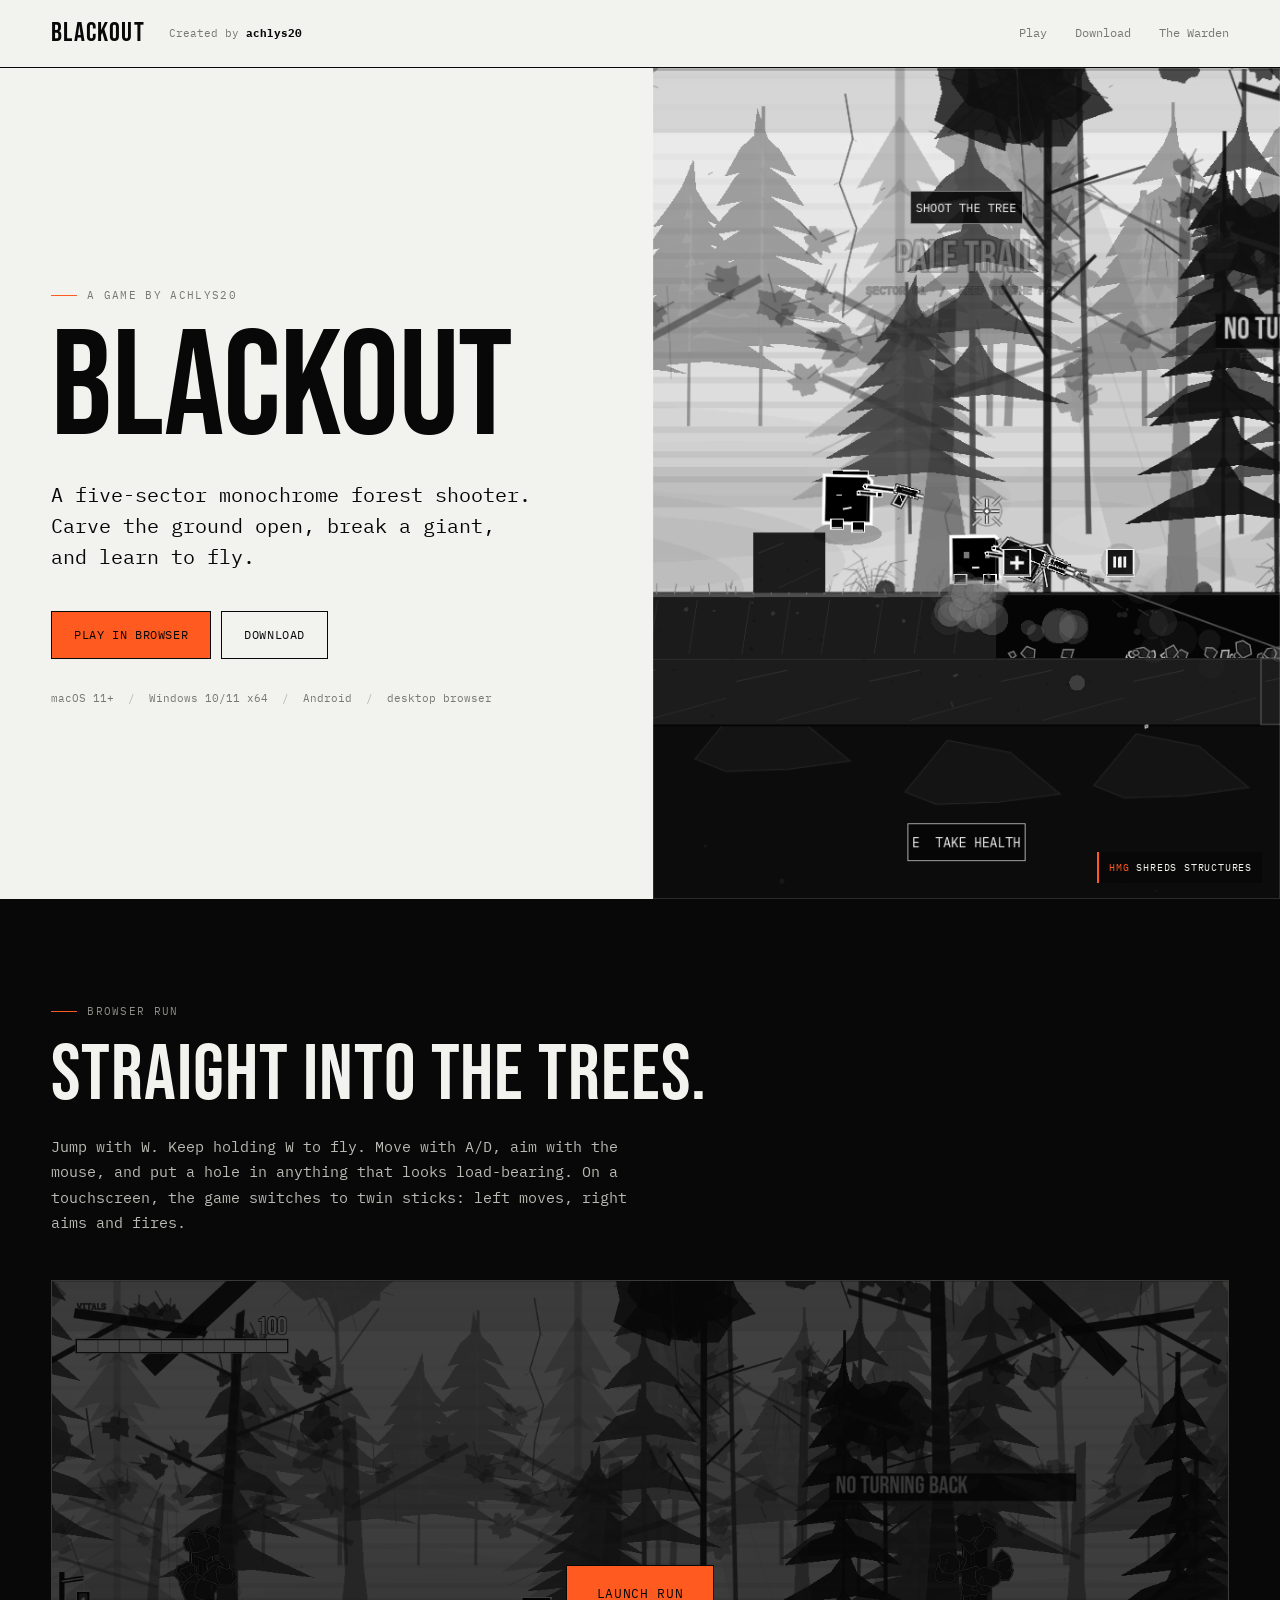
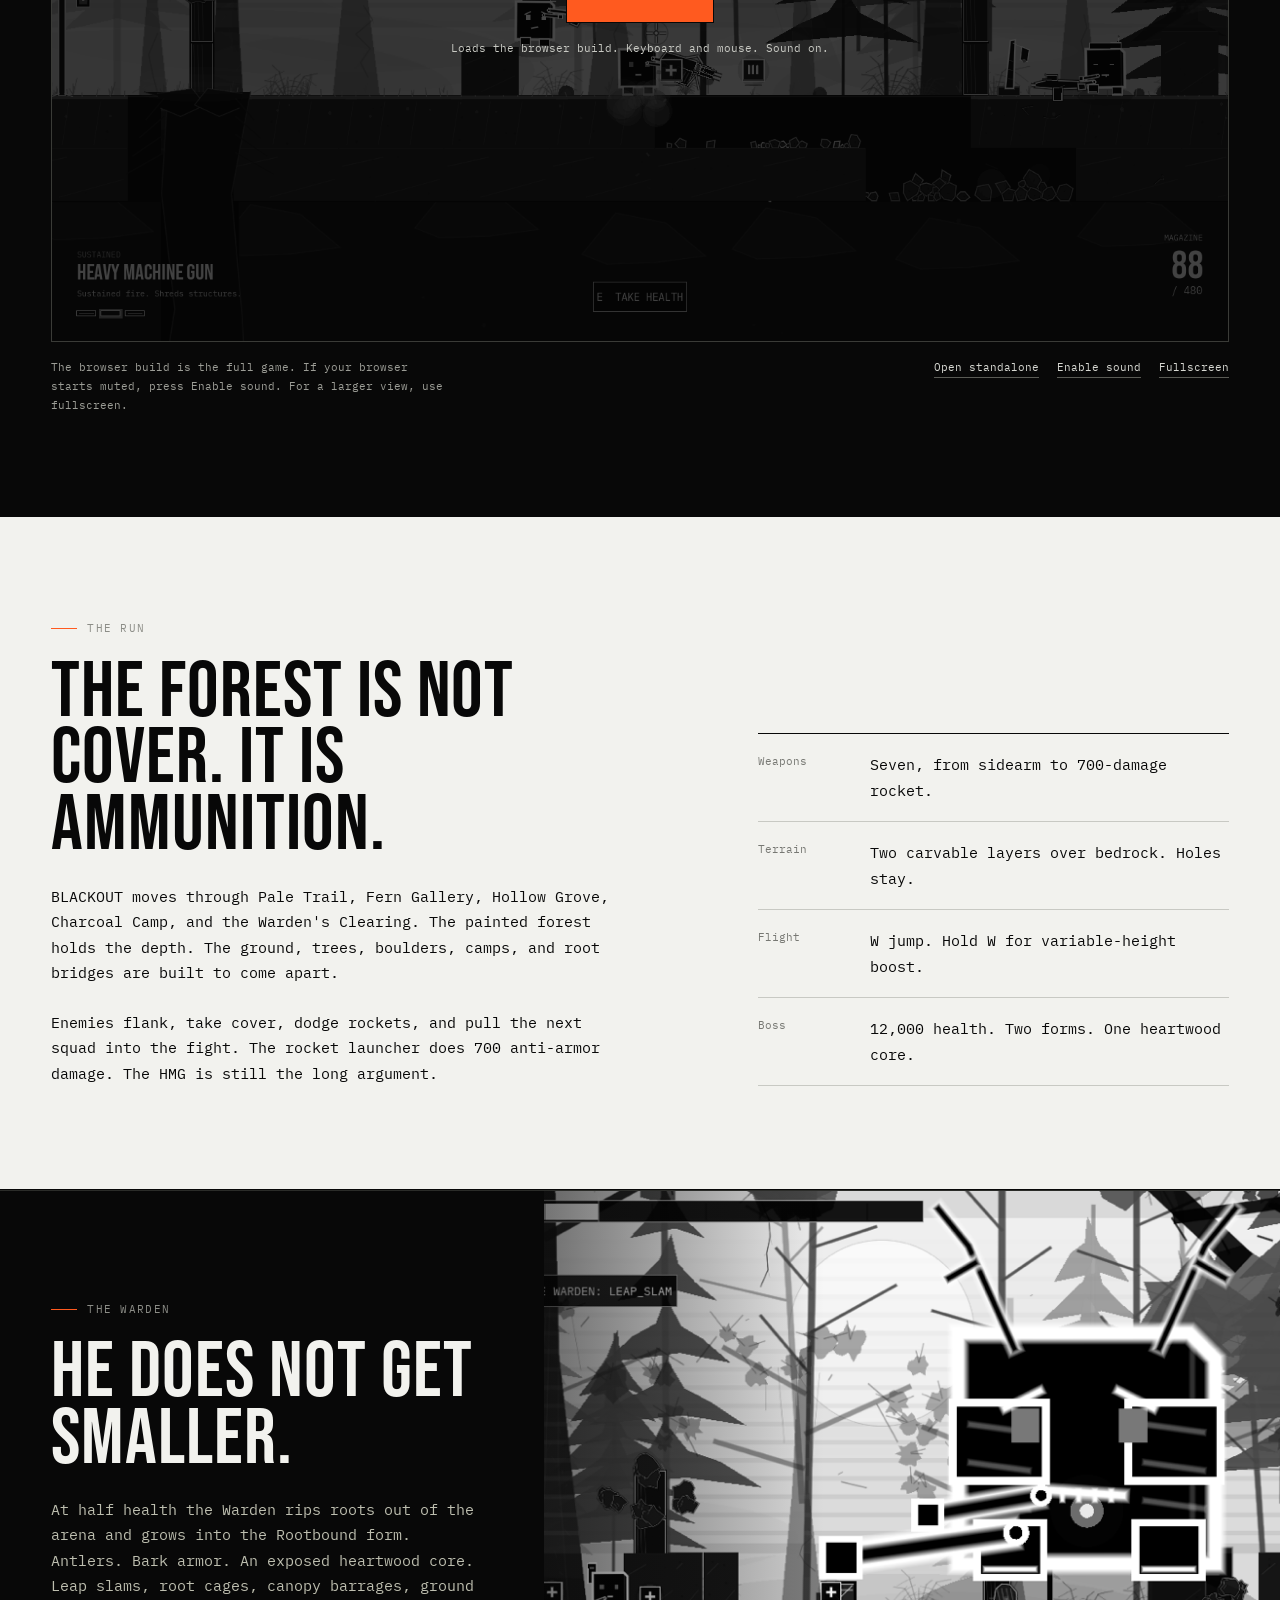
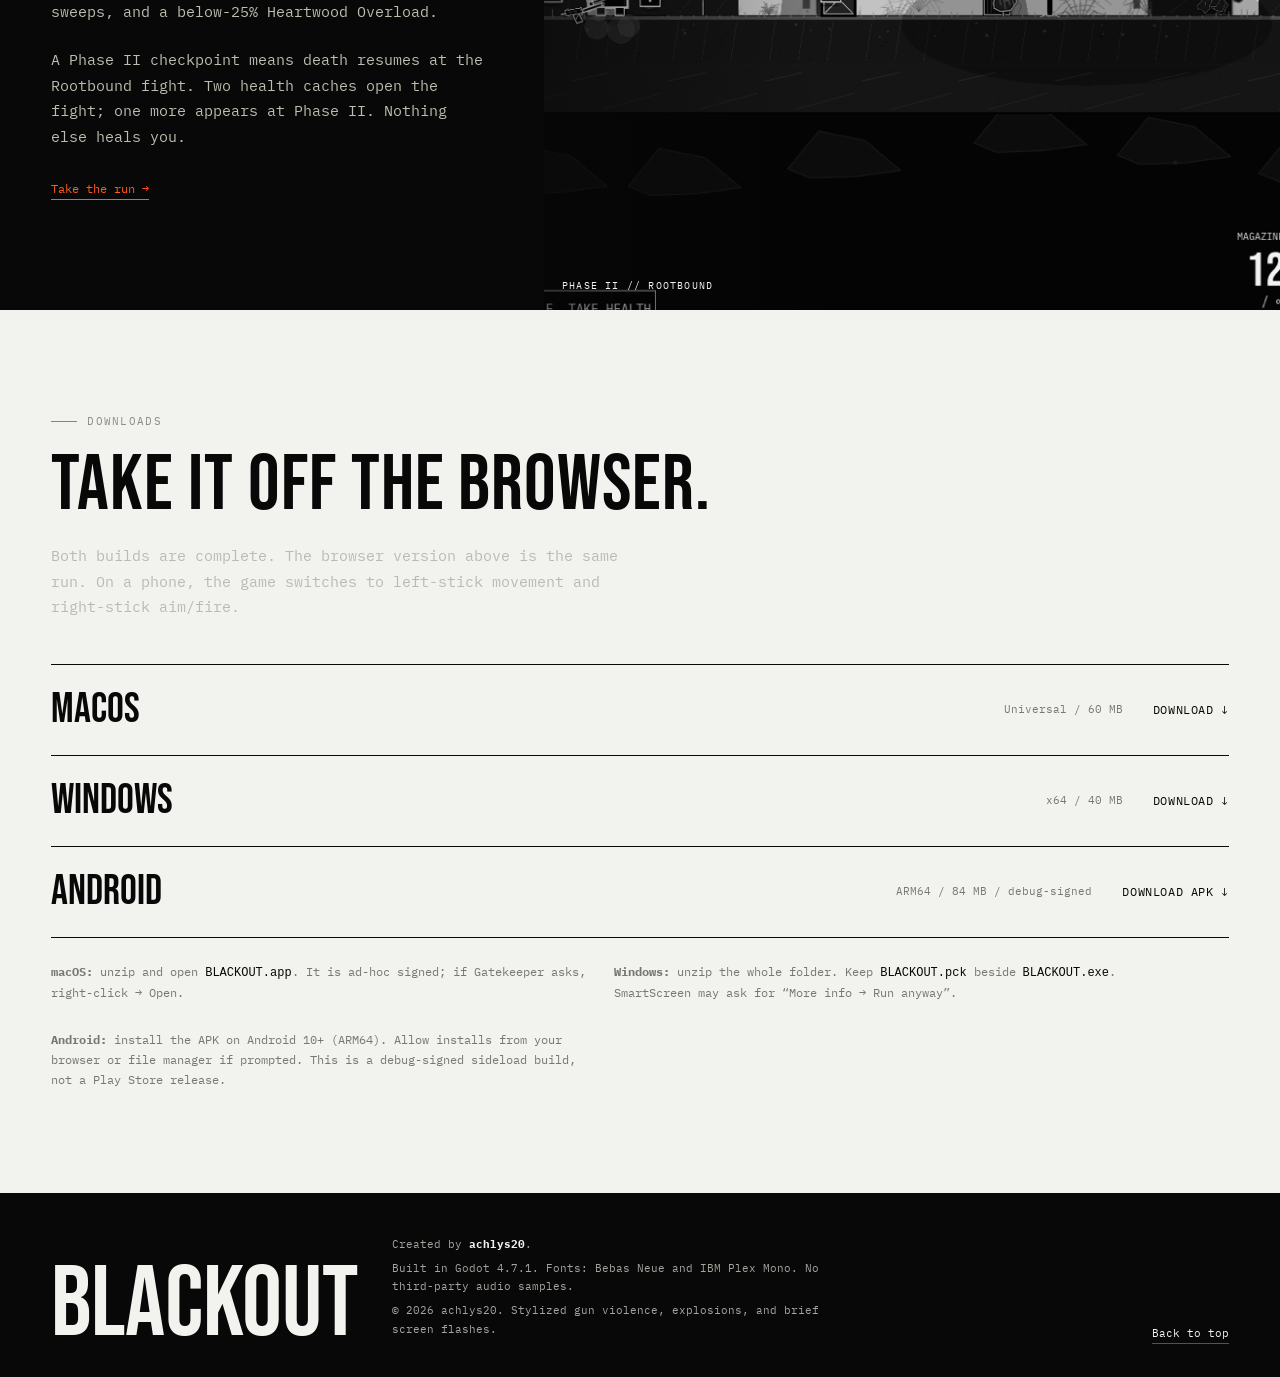
<file: index.html>
<!doctype html>
<html lang="en">
<head>
  <meta charset="utf-8">
  <meta name="viewport" content="width=device-width, initial-scale=1">
  <meta name="theme-color" content="#080808">
  <title>BLACKOUT — a monochrome forest shooter by achlys20</title>
  <meta name="description" content="BLACKOUT is a five-sector monochrome forest shooter. Play in your browser, or download for macOS and Windows. Created by achlys20.">
  <meta property="og:type" content="website">
  <meta property="og:url" content="https://adamusulaiman-codes.github.io/blackout/">
  <meta property="og:site_name" content="BLACKOUT">
  <meta property="og:title" content="BLACKOUT">
  <meta property="og:description" content="Carve the ground. Break the Warden. Learn to fly. A monochrome forest shooter by achlys20.">
  <meta property="og:image" content="https://adamusulaiman-codes.github.io/blackout/assets/cover.png">
  <meta name="twitter:card" content="summary_large_image">
  <link rel="canonical" href="https://adamusulaiman-codes.github.io/blackout/">
  <link rel="icon" href="assets/icon.png" type="image/png">
  <link rel="stylesheet" href="styles.css">
  <script src="main.js" defer></script>
</head>
<body>
  <a class="skip" href="#main">Skip to content</a>

  <header class="topbar">
    <a class="wordmark" href="#top" aria-label="BLACKOUT home">BLACKOUT</a>
    <p class="credit">Created by <strong>achlys20</strong></p>
    <nav aria-label="Primary">
      <a href="#play">Play</a>
      <a href="#download">Download</a>
      <a href="#warden">The Warden</a>
    </nav>
  </header>

  <main id="main">
    <section class="hero" id="top">
      <div class="hero-copy">
        <p class="kicker">A game by achlys20</p>
        <h1>BLACKOUT</h1>
        <p class="lede">A five-sector monochrome forest shooter. Carve the ground open, break a giant, and learn to fly.</p>

        <div class="actions">
          <a class="button button-primary" href="#play" data-launch>Play in browser</a>
          <a class="button button-ghost" href="#download">Download</a>
        </div>

        <p class="platform-line">macOS 11+ <span>/</span> Windows 10/11 x64 <span>/</span> Android <span>/</span> desktop browser</p>
      </div>

      <figure class="hero-art">
        <img src="assets/gameplay.png" alt="The cube player firing a heavy machine gun into the forest floor, opening a crater." width="1600" height="900">
        <figcaption><span>HMG</span> SHREDS STRUCTURES</figcaption>
      </figure>
    </section>

    <section class="play-section" id="play">
      <div class="section-head">
        <p class="section-index">Browser run</p>
        <h2>Straight into the trees.</h2>
        <p>Jump with W. Keep holding W to fly. Move with A/D, aim with the mouse, and put a hole in anything that looks load-bearing. On a touchscreen, the game switches to twin sticks: left moves, right aims and fires.</p>
      </div>

      <div class="game-shell" id="gameShell">
        <img class="game-poster" src="assets/destruction.png" alt="A heavy machine gun carving a crater into the forest floor." width="1600" height="900">
        <div class="game-overlay" id="gameOverlay">
          <button class="button button-primary button-large" id="launchButton" type="button">Launch run</button>
          <p>Loads the browser build. Keyboard and mouse. Sound on.</p>
        </div>
        <iframe id="gameFrame" title="BLACKOUT browser game" data-src="play/index.html?v=5" allow="autoplay; fullscreen; gamepad"></iframe>
      </div>

      <div class="game-tools">
        <p class="note">The browser build is the full game. If your browser starts muted, press Enable sound. For a larger view, use fullscreen.</p>
        <div class="tool-links">
          <a href="play/index.html?v=5" target="_blank" rel="noopener">Open standalone</a>
          <button type="button" id="soundButton">Enable sound</button>
          <button type="button" id="fullscreenButton">Fullscreen</button>
        </div>
      </div>
    </section>

    <section class="manifesto">
      <div class="manifesto-copy">
        <p class="section-index">The run</p>
        <h2>The forest is not cover. It is ammunition.</h2>
        <p>BLACKOUT moves through Pale Trail, Fern Gallery, Hollow Grove, Charcoal Camp, and the Warden's Clearing. The painted forest holds the depth. The ground, trees, boulders, camps, and root bridges are built to come apart.</p>
        <p>Enemies flank, take cover, dodge rockets, and pull the next squad into the fight. The rocket launcher does 700 anti-armor damage. The HMG is still the long argument.</p>
      </div>
      <dl class="spec-list">
        <div><dt>Weapons</dt><dd>Seven, from sidearm to 700-damage rocket.</dd></div>
        <div><dt>Terrain</dt><dd>Two carvable layers over bedrock. Holes stay.</dd></div>
        <div><dt>Flight</dt><dd>W jump. Hold W for variable-height boost.</dd></div>
        <div><dt>Boss</dt><dd>12,000 health. Two forms. One heartwood core.</dd></div>
      </dl>
    </section>

    <section class="warden" id="warden">
      <div class="warden-copy">
        <p class="section-index">The Warden</p>
        <h2>He does not get smaller.</h2>
        <p>At half health the Warden rips roots out of the arena and grows into the Rootbound form. Antlers. Bark armor. An exposed heartwood core. Leap slams, root cages, canopy barrages, ground sweeps, and a below-25% Heartwood Overload.</p>
        <p>A Phase II checkpoint means death resumes at the Rootbound fight. Two health caches open the fight; one more appears at Phase II. Nothing else heals you.</p>
        <a class="text-link" href="#play">Take the run <span aria-hidden="true">→</span></a>
      </div>
      <figure class="warden-art">
        <img src="assets/rootbound-crop.png" alt="The Rootbound Warden: a giant cube with antlers, bark armor, and an orange heartwood core." width="1600" height="900">
        <figcaption>PHASE II // ROOTBOUND</figcaption>
      </figure>
    </section>

    <section class="downloads" id="download">
      <div class="section-head download-head">
        <p class="section-index">Downloads</p>
        <h2>Take it off the browser.</h2>
        <p>Both builds are complete. The browser version above is the same run. On a phone, the game switches to left-stick movement and right-stick aim/fire.</p>
      </div>

      <div class="download-grid">
        <a class="download-row" href="https://github.com/AdamuSulaiman-Codes/blackout/releases/download/v1.0/BLACKOUT-macos.zip" download>
          <span class="platform">macOS</span>
          <span class="build-meta">Universal / 60 MB</span>
          <span class="download-action">Download</span>
        </a>
        <a class="download-row" href="https://github.com/AdamuSulaiman-Codes/blackout/releases/download/v1.0/BLACKOUT-windows-x64.zip" download>
          <span class="platform">Windows</span>
          <span class="build-meta">x64 / 40 MB</span>
          <span class="download-action">Download</span>
        </a>
        <a class="download-row" href="https://github.com/AdamuSulaiman-Codes/blackout/releases/download/v1.0/BLACKOUT.apk" download>
          <span class="platform">Android</span>
          <span class="build-meta">ARM64 / 84 MB / debug-signed</span>
          <span class="download-action">Download APK</span>
        </a>
      </div>

      <div class="download-notes">
        <p><strong>macOS:</strong> unzip and open <code>BLACKOUT.app</code>. It is ad-hoc signed; if Gatekeeper asks, right-click → Open.</p>
        <p><strong>Windows:</strong> unzip the whole folder. Keep <code>BLACKOUT.pck</code> beside <code>BLACKOUT.exe</code>. SmartScreen may ask for “More info → Run anyway”.</p>
        <p><strong>Android:</strong> install the APK on Android 10+ (ARM64). Allow installs from your browser or file manager if prompted. This is a debug-signed sideload build, not a Play Store release.</p>
      </div>
    </section>
  </main>

  <footer>
    <div class="footer-mark">BLACKOUT</div>
    <div class="footer-copy">
      <p>Created by <strong>achlys20</strong>.</p>
      <p>Built in Godot 4.7.1. Fonts: Bebas Neue and IBM Plex Mono. No third-party audio samples.</p>
      <p>© 2026 achlys20. Stylized gun violence, explosions, and brief screen flashes.</p>
    </div>
    <a class="footer-top" href="#top">Back to top</a>
  </footer>
</body>
</html>
</file>
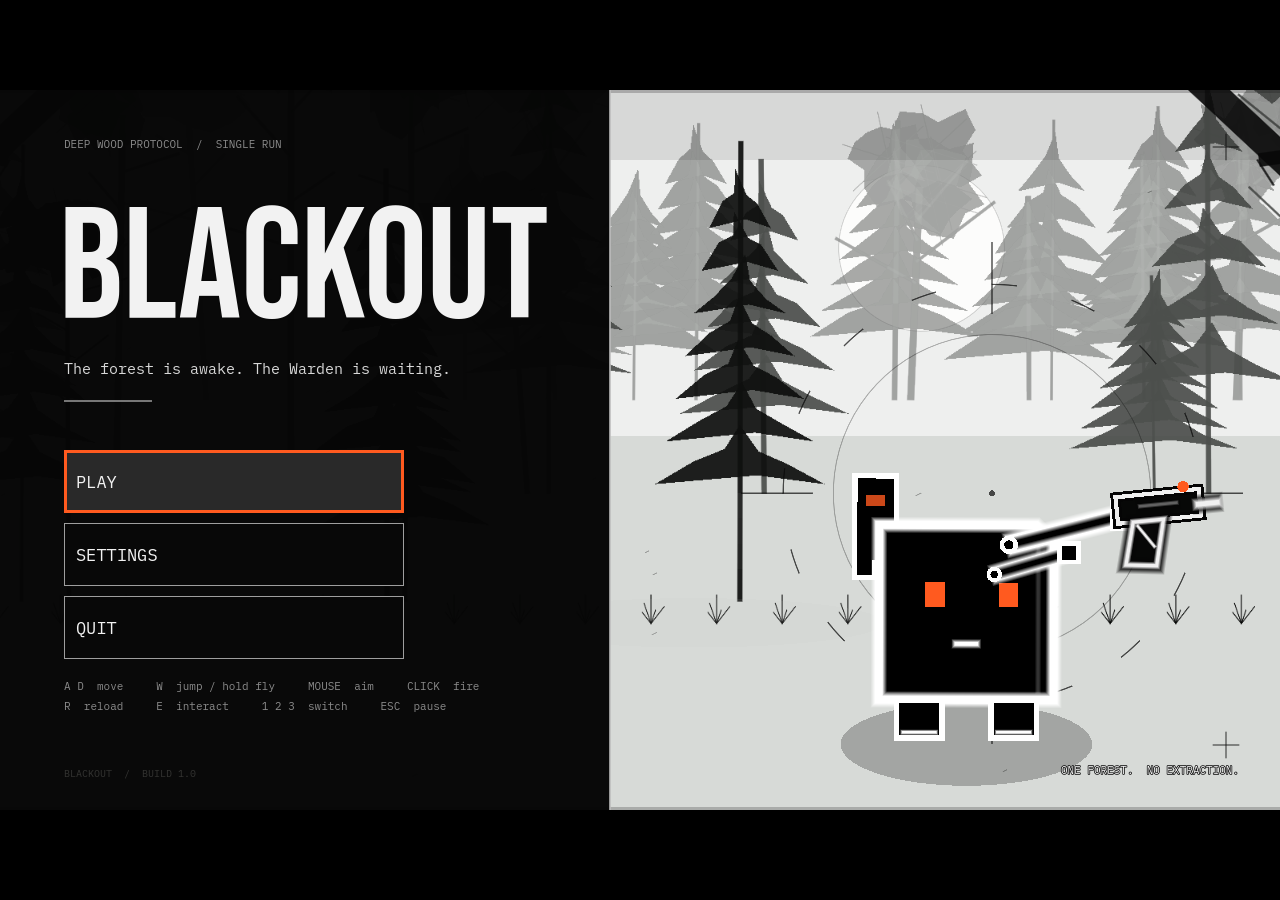
<file: play/index.html>
<!DOCTYPE html>
<html lang="en">
	<head>
		<meta charset="utf-8">
		<meta name="viewport" content="width=device-width, user-scalable=no, initial-scale=1.0">
		<title>BLACKOUT</title>
		<style>
html, body, #canvas {
	margin: 0;
	padding: 0;
	border: 0;
}
html, body { width: 100%; height: 100%; background: #000; overflow: hidden; display: flex; align-items: center; justify-content: center; }
#canvas { width: min(100vw, 177.7778vh) !important; height: min(100vh, 56.25vw) !important; }

body {
	color: white;
	background-color: black;
	overflow: hidden;
	touch-action: none;
}

#canvas {
	display: block;
}

#canvas:focus {
	outline: none;
}

#status, #status-splash, #status-progress {
	position: absolute;
	left: 0;
	right: 0;
}

#status, #status-splash {
	top: 0;
	bottom: 0;
}

#status {
	background-color: #090909;
	display: flex;
	flex-direction: column;
	justify-content: center;
	align-items: center;
	visibility: hidden;
}

#status-splash {
	max-height: 100%;
	max-width: 100%;
	margin: auto;
}

#status-splash.show-image--false {
	display: none;
}

#status-splash.fullsize--true {
	height: 100%;
	width: 100%;
	object-fit: contain;
}

#status-splash.use-filter--false {
	image-rendering: pixelated;
}

#status-progress, #status-notice {
	display: none;
}

#status-progress {
	bottom: 10%;
	width: 50%;
	margin: 0 auto;
}

#status-notice {
	background-color: #5b3943;
	border-radius: 0.5rem;
	border: 1px solid #9b3943;
	color: #e0e0e0;
	font-family: 'Noto Sans', 'Droid Sans', Arial, sans-serif;
	line-height: 1.3;
	margin: 0 2rem;
	overflow: hidden;
	padding: 1rem;
	text-align: center;
	z-index: 1;
}
		</style>
		<link id="-gd-engine-icon" rel="icon" type="image/png" href="index.icon.png" />
<link rel="apple-touch-icon" href="index.apple-touch-icon.png"/>

	</head>
	<body>
		<canvas id="canvas">
			Your browser does not support the canvas tag.
		</canvas>

		<noscript>
			Your browser does not support JavaScript.
		</noscript>

		<div id="status">
			<img id="status-splash" class="show-image--false fullsize--true use-filter--true" src="index.png" alt="">
			<progress id="status-progress"></progress>
			<div id="status-notice"></div>
		</div>

		<script src="audio-unlock.js"></script>
		<script src="index.js"></script>
		<script>
const GODOT_CONFIG = {"args":[],"canvasResizePolicy":1,"emscriptenPoolSize":8,"ensureCrossOriginIsolationHeaders":true,"executable":"index","experimentalVK":false,"fileSizes":{"index.pck":4115420,"index.wasm":39513091},"focusCanvas":true,"gdextensionLibs":[],"godotPoolSize":4};
const GODOT_THREADS_ENABLED = false;
const engine = new Engine(GODOT_CONFIG);

(function () {
	const statusOverlay = document.getElementById('status');
	const statusProgress = document.getElementById('status-progress');
	const statusNotice = document.getElementById('status-notice');

	let initializing = true;
	let statusMode = '';

	function setStatusMode(mode) {
		if (statusMode === mode || !initializing) {
			return;
		}
		if (mode === 'hidden') {
			statusOverlay.remove();
			initializing = false;
			return;
		}
		statusOverlay.style.visibility = 'visible';
		statusProgress.style.display = mode === 'progress' ? 'block' : 'none';
		statusNotice.style.display = mode === 'notice' ? 'block' : 'none';
		statusMode = mode;
	}

	function setStatusNotice(text) {
		while (statusNotice.lastChild) {
			statusNotice.removeChild(statusNotice.lastChild);
		}
		const lines = text.split('\n');
		lines.forEach((line) => {
			statusNotice.appendChild(document.createTextNode(line));
			statusNotice.appendChild(document.createElement('br'));
		});
	}

	function displayFailureNotice(err) {
		console.error(err);
		if (err instanceof Error) {
			setStatusNotice(err.message);
		} else if (typeof err === 'string') {
			setStatusNotice(err);
		} else {
			setStatusNotice('An unknown error occurred.');
		}
		setStatusMode('notice');
		initializing = false;
	}

	const missing = Engine.getMissingFeatures({
		threads: GODOT_THREADS_ENABLED,
	});

	if (missing.length !== 0) {
		if (GODOT_CONFIG['serviceWorker'] && GODOT_CONFIG['ensureCrossOriginIsolationHeaders'] && 'serviceWorker' in navigator) {
			let serviceWorkerRegistrationPromise;
			try {
				serviceWorkerRegistrationPromise = navigator.serviceWorker.getRegistration();
			} catch (err) {
				serviceWorkerRegistrationPromise = Promise.reject(new Error('Service worker registration failed.'));
			}
			// There's a chance that installing the service worker would fix the issue
			Promise.race([
				serviceWorkerRegistrationPromise.then((registration) => {
					if (registration != null) {
						return Promise.reject(new Error('Service worker already exists.'));
					}
					return registration;
				}).then(() => engine.installServiceWorker()),
				// For some reason, `getRegistration()` can stall
				new Promise((resolve) => {
					setTimeout(() => resolve(), 2000);
				}),
			]).then(() => {
				// Reload if there was no error.
				window.location.reload();
			}).catch((err) => {
				console.error('Error while registering service worker:', err);
			});
		} else {
			// Display the message as usual
			const missingMsg = 'Error\nThe following features required to run Godot projects on the Web are missing:\n';
			displayFailureNotice(missingMsg + missing.join('\n'));
		}
	} else {
		setStatusMode('progress');
		engine.startGame({
			'onProgress': function (current, total) {
				if (current > 0 && total > 0) {
					statusProgress.value = current;
					statusProgress.max = total;
				} else {
					statusProgress.removeAttribute('value');
					statusProgress.removeAttribute('max');
				}
			},
		}).then(() => {
			setStatusMode('hidden');
		}, displayFailureNotice);
	}
}());
		</script>
	</body>
</html>
</file>
<file: styles.css>
@font-face {
  font-family: "Bebas Neue";
  src: url("assets/BebasNeue-Regular.ttf") format("truetype");
  font-weight: 400;
  font-display: swap;
}
@font-face {
  font-family: "IBM Plex Mono";
  src: url("assets/IBMPlexMono-Regular.ttf") format("truetype");
  font-weight: 400;
  font-style: normal;
  font-display: swap;
}
@font-face {
  font-family: "IBM Plex Mono";
  src: url("assets/IBMPlexMono-Bold.ttf") format("truetype");
  font-weight: 700;
  font-style: normal;
  font-display: swap;
}

:root {
  --paper: #f2f2ee;
  --ink: #080808;
  --ash: #777873;
  --steel: #d7d8d2;
  --signal: #ff5a1f;
  --pad: clamp(20px, 4vw, 64px);
  --measure: 64ch;
}

* { box-sizing: border-box; }
html { scroll-behavior: smooth; }
body {
  margin: 0;
  color: var(--ink);
  background: var(--paper);
  font-family: "IBM Plex Mono", ui-monospace, monospace;
  font-size: 15px;
  line-height: 1.7;
  -webkit-font-smoothing: antialiased;
}
::selection { background: var(--signal); color: var(--ink); }
img { display: block; max-width: 100%; }
a { color: inherit; }
button, a { -webkit-tap-highlight-color: transparent; }
:focus-visible { outline: 2px solid var(--signal); outline-offset: 4px; }

.skip {
  position: fixed;
  inset: 10px auto auto 10px;
  z-index: 50;
  padding: 8px 12px;
  background: var(--ink);
  color: var(--paper);
  transform: translateY(-160%);
}
.skip:focus { transform: none; }

.topbar {
  min-height: 68px;
  padding: 18px var(--pad);
  display: grid;
  grid-template-columns: auto 1fr auto;
  gap: 24px;
  align-items: center;
  border-bottom: 1px solid var(--ink);
  background: var(--paper);
}
.wordmark {
  font-family: "Bebas Neue", sans-serif;
  font-size: 27px;
  line-height: 1;
  letter-spacing: .045em;
  text-decoration: none;
}
.credit {
  margin: 0;
  color: var(--ash);
  font-size: 11px;
}
.credit strong { color: var(--ink); font-weight: 700; }
.topbar nav { display: flex; gap: clamp(14px, 2.2vw, 30px); font-size: 12px; }
.topbar nav a { text-decoration: none; color: var(--ash); }
.topbar nav a:hover { color: var(--ink); }

.hero {
  display: grid;
  grid-template-columns: minmax(0, 1.02fr) minmax(0, .98fr);
  min-height: calc(100svh - 68px);
  border-bottom: 1px solid var(--ink);
}
.hero-copy {
  padding: clamp(48px, 8vw, 112px) var(--pad) clamp(38px, 6vw, 76px);
  display: flex;
  flex-direction: column;
  justify-content: center;
  align-items: flex-start;
}
.kicker, .section-index {
  margin: 0 0 22px;
  color: var(--ash);
  font-size: 11px;
  letter-spacing: .12em;
  text-transform: uppercase;
}
.kicker::before, .section-index::before {
  content: "";
  display: inline-block;
  width: 26px;
  height: 1px;
  margin: 0 10px 3px 0;
  background: var(--signal);
}
h1, h2 {
  margin: 0;
  font-family: "Bebas Neue", sans-serif;
  font-weight: 400;
  line-height: .84;
  letter-spacing: .012em;
  text-transform: uppercase;
}
h1 {
  font-size: clamp(88px, 11.7vw, 178px);
  letter-spacing: -.004em;
}
h2 { font-size: clamp(48px, 6.2vw, 92px); }
.lede {
  max-width: 40ch;
  margin: 28px 0 0;
  font-size: clamp(17px, 1.55vw, 22px);
  line-height: 1.55;
}
.actions { display: flex; flex-wrap: wrap; gap: 10px; margin-top: 38px; }
.button {
  display: inline-flex;
  align-items: center;
  justify-content: center;
  min-height: 48px;
  padding: 12px 22px;
  border: 1px solid var(--ink);
  border-radius: 0;
  font: inherit;
  font-size: 12px;
  letter-spacing: .05em;
  text-transform: uppercase;
  text-decoration: none;
  cursor: pointer;
  transition: background .18s ease, color .18s ease, border-color .18s ease;
}
.button-primary { background: var(--signal); color: var(--ink); }
.button-primary:hover { background: var(--ink); color: var(--signal); }
.button-ghost { background: transparent; color: var(--ink); }
.button-ghost:hover { background: var(--ink); color: var(--paper); }
.button-large { min-height: 58px; padding: 16px 30px; font-size: 13px; }
.platform-line {
  margin: 30px 0 0;
  color: var(--ash);
  font-size: 11px;
}
.platform-line span { margin: 0 7px; color: #b5b6b0; }

.hero-art {
  margin: 0;
  position: relative;
  min-height: 100%;
  background: var(--ink);
  overflow: hidden;
}
.hero-art img {
  width: 100%;
  height: 100%;
  object-fit: cover;
  filter: grayscale(1);
}
.hero-art figcaption {
  position: absolute;
  right: 18px;
  bottom: 16px;
  padding: 7px 10px;
  color: var(--paper);
  background: rgba(8,8,8,.82);
  border-left: 2px solid var(--signal);
  font-size: 10px;
  letter-spacing: .08em;
}
.hero-art figcaption span { color: var(--signal); }
.hero-art::after {
  content: "";
  position: absolute;
  inset: 0;
  box-shadow: inset 0 0 0 1px rgba(242,242,238,.14);
  pointer-events: none;
}

.play-section, .warden { background: var(--ink); color: var(--paper); }
.play-section { padding: clamp(58px, 8vw, 110px) var(--pad); }
.warden { border-top: 1px solid #2b2c29; }
.section-head { max-width: 920px; margin-bottom: 44px; }
.section-head h2 { max-width: 780px; }
.section-head > p:last-child { max-width: var(--measure); margin: 24px 0 0; color: #b9bab4; }
.section-index { color: #8c8d87; }
.play-section h2, .warden h2 { color: var(--paper); }

.game-shell {
  position: relative;
  max-width: 1320px;
  aspect-ratio: 16 / 9;
  margin: 0 auto;
  background: #000;
  border: 1px solid #3a3b37;
  overflow: hidden;
}
.game-poster, .game-overlay, #gameFrame { position: absolute; inset: 0; width: 100%; height: 100%; }
.game-poster { object-fit: cover; filter: grayscale(1); opacity: .82; }
.game-overlay {
  display: grid;
  place-content: center;
  justify-items: center;
  gap: 16px;
  padding: 30px;
  text-align: center;
  background: rgba(5,5,5,.68);
  transition: opacity .2s ease;
}
.game-overlay p { margin: 0; color: #c9cac4; font-size: 11px; }
.game-shell.is-live .game-overlay, .game-shell.is-live .game-poster { display: none; }
#gameFrame { border: 0; background: #000; display: none; }
.game-shell.is-live #gameFrame { display: block; }
.game-tools {
  max-width: 1320px;
  margin: 16px auto 0;
  display: flex;
  justify-content: space-between;
  align-items: flex-start;
  gap: 22px;
  color: #9c9d96;
  font-size: 11px;
}
.game-tools .note { margin: 0; max-width: 56ch; }
.tool-links { display: flex; gap: 18px; flex: none; }
.tool-links a, .tool-links button {
  padding: 0;
  border: 0;
  border-bottom: 1px solid #5a5b55;
  background: transparent;
  color: #d7d8d2;
  font: inherit;
  font-size: 11px;
  text-decoration: none;
  cursor: pointer;
}
.tool-links a:hover, .tool-links button:hover { color: var(--signal); border-color: var(--signal); }

.manifesto {
  padding: clamp(58px, 8vw, 112px) var(--pad);
  display: grid;
  grid-template-columns: minmax(0, 1fr) minmax(340px, .78fr);
  gap: clamp(40px, 8vw, 120px);
  border-bottom: 1px solid var(--ink);
}
.manifesto-copy h2 { max-width: 780px; }
.manifesto-copy p:not(.section-index) { max-width: var(--measure); margin: 24px 0 0; }
.spec-list {
  margin: 0;
  align-self: end;
  border-top: 1px solid var(--ink);
}
.spec-list div {
  display: grid;
  grid-template-columns: 92px 1fr;
  gap: 20px;
  padding: 18px 0;
  border-bottom: 1px solid #c8c9c3;
}
.spec-list dt { color: var(--ash); font-size: 11px; }
.spec-list dd { margin: 0; }

.warden {
  display: grid;
  grid-template-columns: minmax(0, .85fr) minmax(0, 1.15fr);
  min-height: 720px;
}
.warden-copy {
  padding: clamp(58px, 8vw, 110px) var(--pad);
  display: flex;
  flex-direction: column;
  justify-content: center;
  align-items: flex-start;
}
.warden-copy p:not(.section-index) { max-width: 48ch; margin: 23px 0 0; color: #bdbeaF; }
.warden-art { margin: 0; position: relative; background: #000; overflow: hidden; }
.warden-art img { width: 100%; height: 100%; object-fit: cover; filter: grayscale(1); }
.warden-art::after { content: ""; position: absolute; inset: 0; background: linear-gradient(90deg, rgba(8,8,8,.55), rgba(8,8,8,0) 38%); }
.warden-art figcaption {
  position: absolute;
  left: 18px;
  bottom: 16px;
  z-index: 1;
  color: var(--paper);
  font-size: 10px;
  letter-spacing: .12em;
}
.text-link {
  margin-top: 30px;
  color: var(--signal);
  font-size: 12px;
  text-decoration: none;
  border-bottom: 1px solid var(--signal);
}

.downloads { padding: clamp(58px, 8vw, 112px) var(--pad); }
.download-head { max-width: 820px; }
.download-grid { border-top: 1px solid var(--ink); }
.download-row {
  display: grid;
  grid-template-columns: minmax(0, 1fr) auto auto;
  gap: 30px;
  align-items: center;
  padding: 24px 0;
  border-bottom: 1px solid var(--ink);
  text-decoration: none;
  transition: color .16s ease, padding-left .16s ease;
}
.download-row:hover { color: var(--signal); padding-left: 10px; }
.platform { font-family: "Bebas Neue", sans-serif; font-size: 42px; line-height: 1; text-transform: uppercase; }
.build-meta { color: var(--ash); font-size: 11px; }
.download-action { font-size: 12px; text-transform: uppercase; letter-spacing: .05em; }
.download-action::after { content: "  ↓"; }
.download-notes {
  display: grid;
  grid-template-columns: 1fr 1fr;
  gap: 26px;
  max-width: 1100px;
  margin-top: 24px;
  color: var(--ash);
  font-size: 12px;
}
.download-notes p { margin: 0; }
.download-notes code { color: var(--ink); }

footer {
  display: grid;
  grid-template-columns: auto 1fr auto;
  gap: 34px;
  align-items: end;
  padding: 42px var(--pad) 34px;
  background: var(--ink);
  color: #a4a59e;
  font-size: 11px;
}
.footer-mark { font-family: "Bebas Neue", sans-serif; font-size: clamp(50px, 8vw, 100px); line-height: .78; color: var(--paper); }
.footer-copy p { margin: 0 0 5px; max-width: 62ch; }
.footer-copy strong { color: var(--paper); }
.footer-top { color: var(--paper); text-decoration: none; border-bottom: 1px solid #53544f; }
.footer-top:hover { color: var(--signal); }

@media (max-width: 980px) {
  .hero { grid-template-columns: 1fr; min-height: 0; }
  .hero-copy { min-height: 62svh; }
  .hero-art { min-height: 52svh; }
  .manifesto, .warden { grid-template-columns: 1fr; }
  .warden-art { min-height: 52svh; order: -1; }
  .warden-art::after { background: linear-gradient(0deg, rgba(8,8,8,.75), rgba(8,8,8,.05) 50%); }
  .download-notes { grid-template-columns: 1fr; }
}
@media (max-width: 700px) {
  body { font-size: 14px; }
  .topbar { grid-template-columns: auto 1fr; }
  .credit { display: none; }
  .topbar nav { justify-self: end; gap: 14px; }
  .topbar nav a:nth-child(3) { display: none; }
  h1 { font-size: clamp(76px, 19vw, 128px); }
  .hero-copy { padding-top: 54px; }
  .hero-copy .lede { margin-top: 22px; }
  .game-tools { display: block; }
  .tool-links { margin-top: 14px; }
  .download-row { grid-template-columns: 1fr auto; gap: 8px 20px; }
  .build-meta { grid-column: 1; grid-row: 2; }
  .download-action { grid-column: 2; grid-row: 1 / span 2; }
  footer { grid-template-columns: 1fr; align-items: start; }
  .footer-top { margin-top: 10px; }
}
@media (prefers-reduced-motion: reduce) {
  html { scroll-behavior: auto; }
  *, *::before, *::after { transition: none !important; animation: none !important; }
}
</file>
